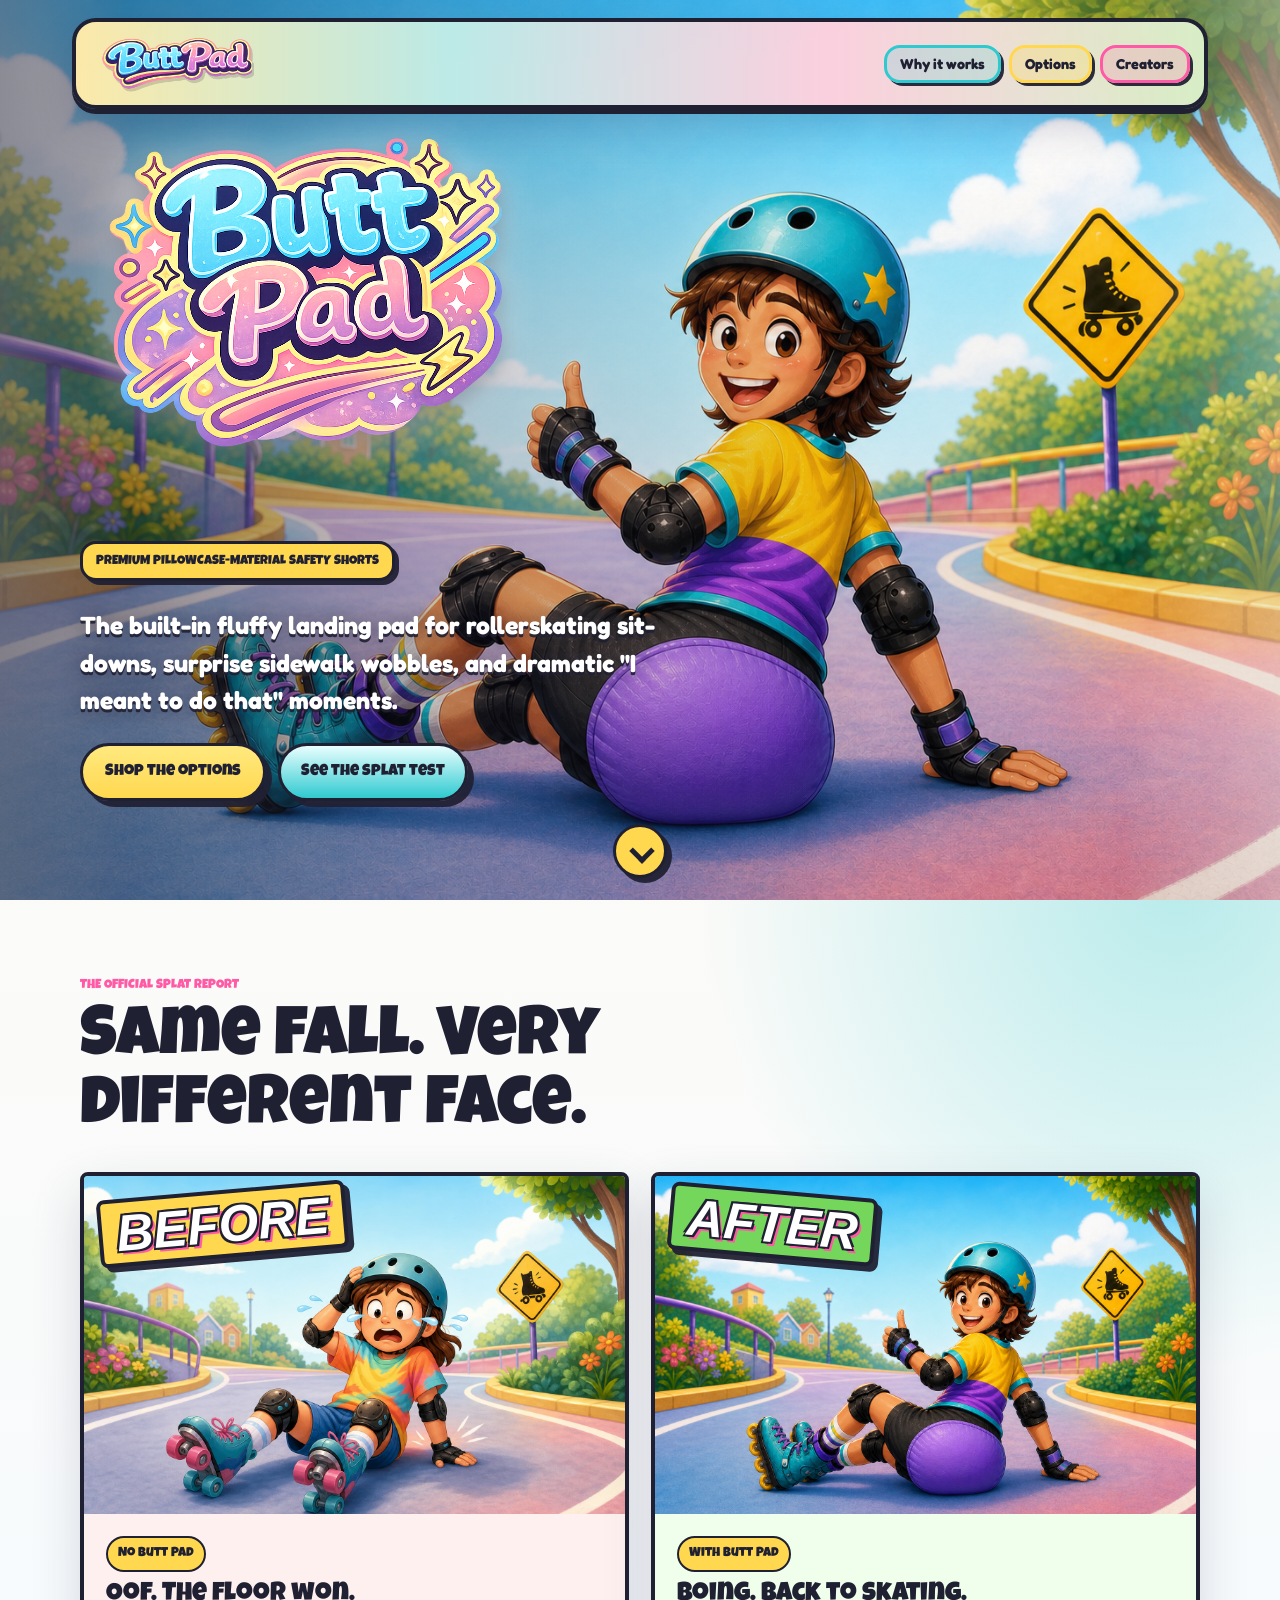
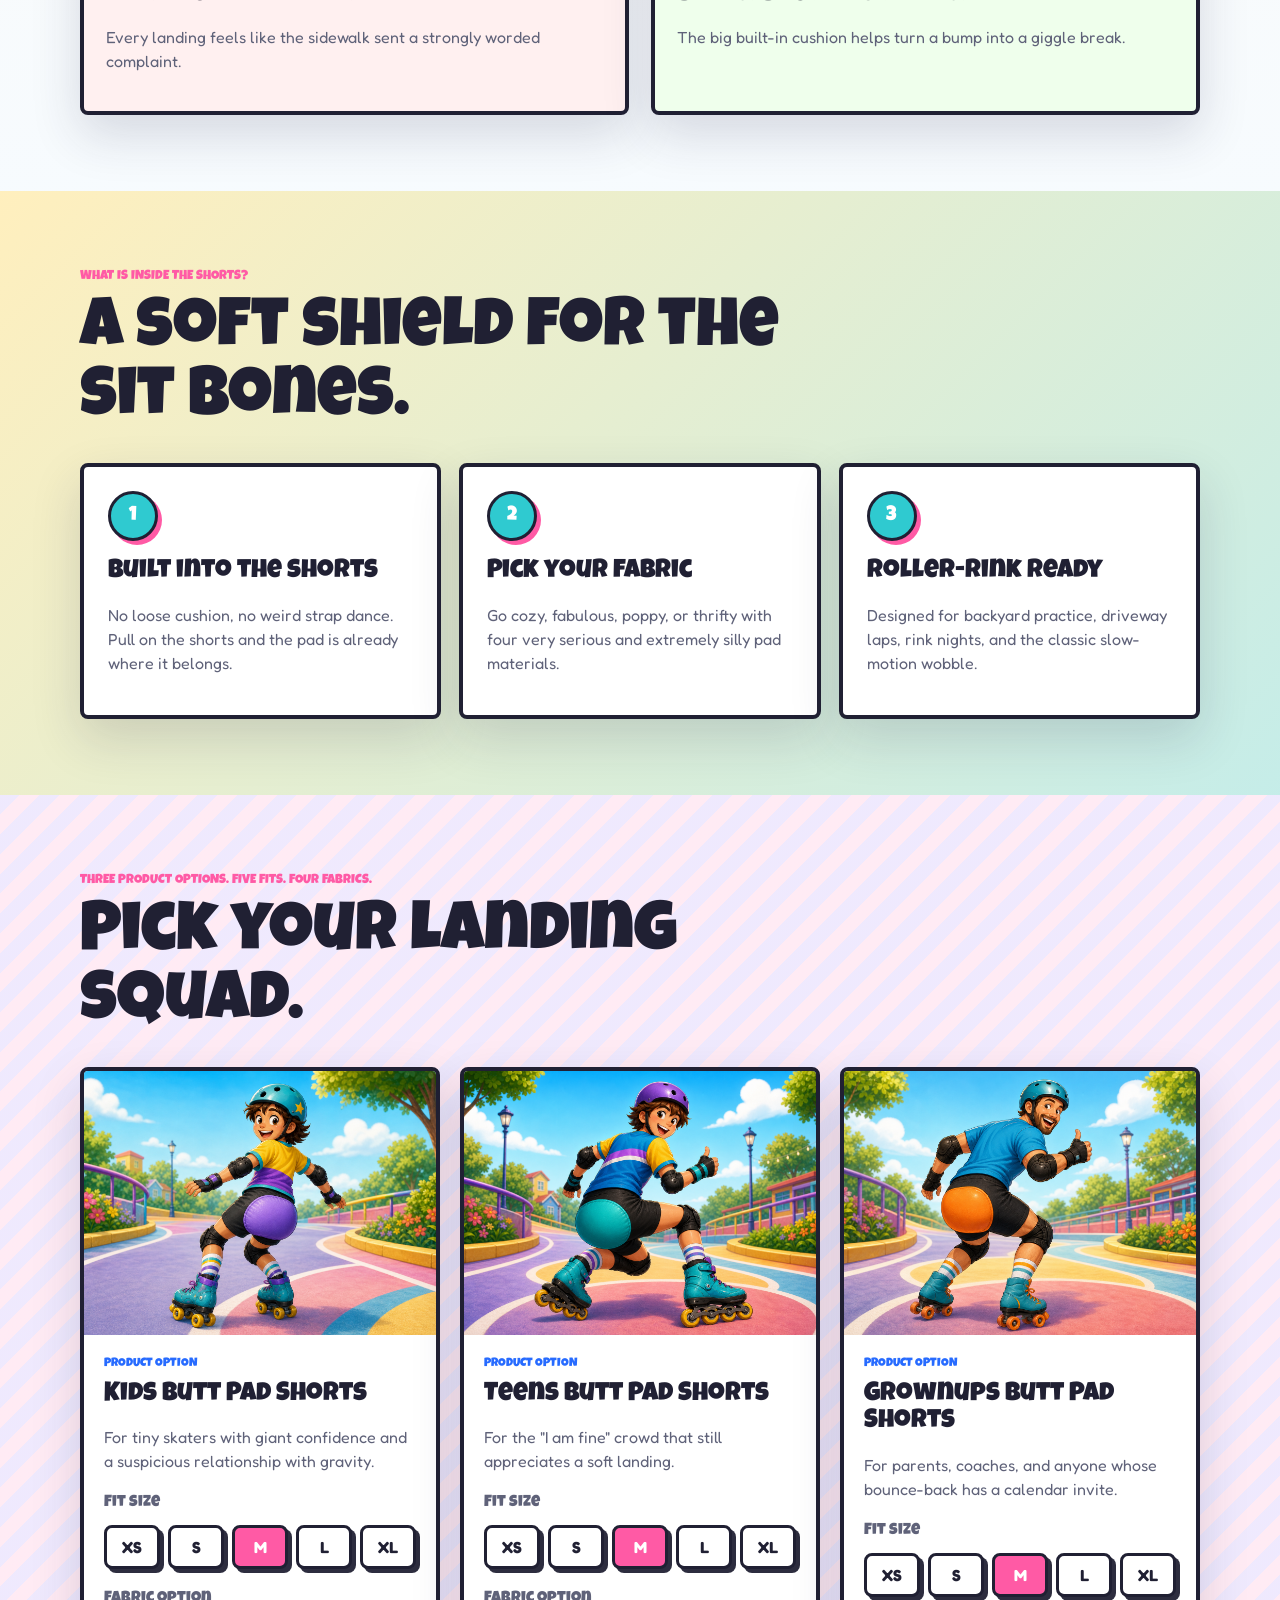
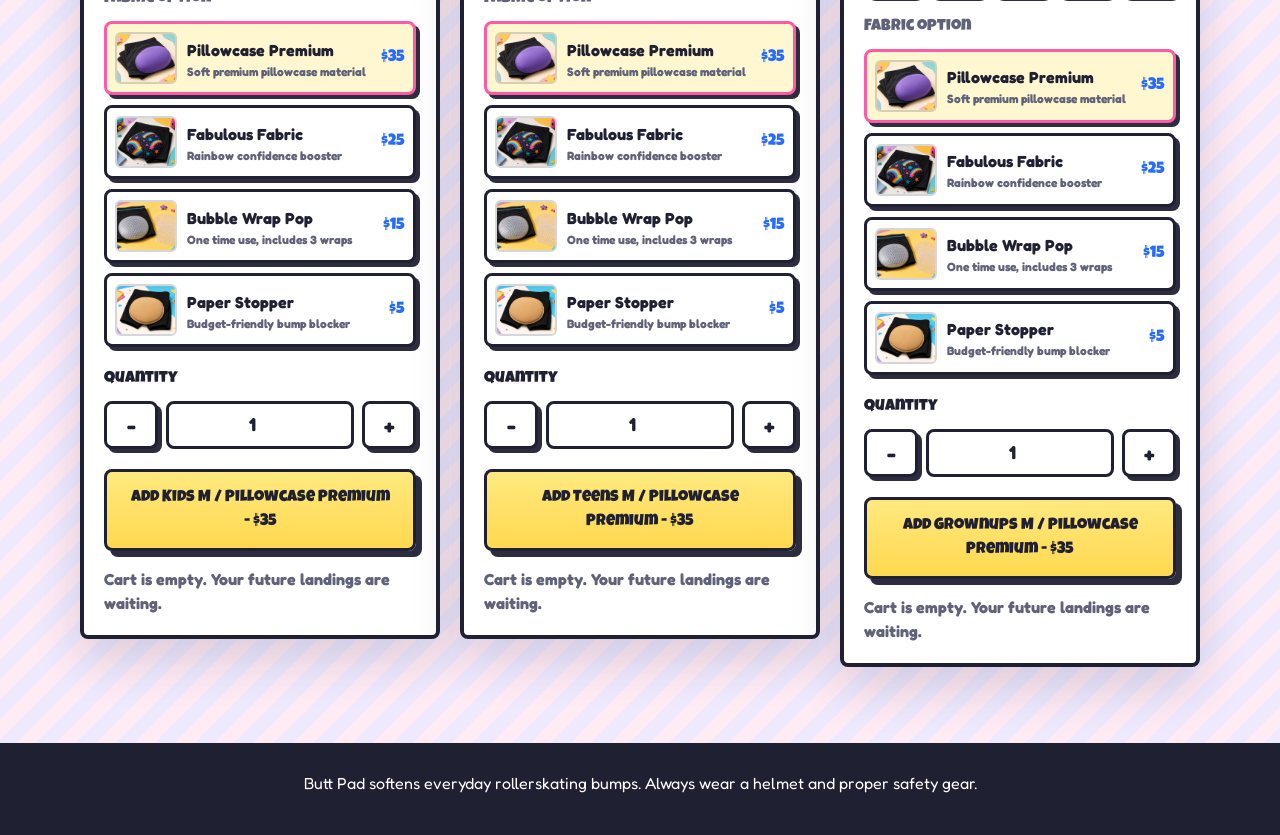
<file: index.html>
<!doctype html>
<html lang="en">
  <head>
    <meta charset="utf-8" />
    <meta name="viewport" content="width=device-width, initial-scale=1" />
    <title>Butt Pad | Pillow-Soft Protective Shorts</title>
    <meta
      name="description"
      content="Butt Pad is a funny padded short for rollerskating spills with Kids, Teens, and Grownups options, XS through XL fits, and four fabric choices."
    />
    <link rel="preconnect" href="https://fonts.googleapis.com" />
    <link rel="preconnect" href="https://fonts.gstatic.com" crossorigin />
    <link
      href="https://fonts.googleapis.com/css2?family=Fredoka:wght@500;600;700&family=Luckiest+Guy&display=swap"
      rel="stylesheet"
    />
    <link rel="stylesheet" href="styles.css?v=supplied-logo-3" />
  </head>
  <body>
    <header class="site-header" aria-label="Main navigation">
      <a class="brand" href="#top" aria-label="Butt Pad home">
        <img class="brand-logo" src="assets/butt-pad-nav-logo.png?v=supplied-logo-3" alt="Butt Pad" />
      </a>
      <nav class="nav-links" aria-label="Site sections">
        <a href="#why">Why it works</a>
        <a href="#buy">Options</a>
        <a href="about.html">Creators</a>
      </nav>
    </header>

    <main id="top">
      <section class="hero" aria-labelledby="hero-title">
        <div class="hero-art" role="img" aria-label="A smiling rollerskater wearing fluffy Butt Pad protective shorts after a fall."></div>
        <div class="hero-shade"></div>
        <div class="hero-brand-lockup">
          <h1 id="hero-title">
            <img class="hero-logo" src="assets/butt-pad-hero-logo.png?v=supplied-logo-3" alt="Butt Pad" />
          </h1>
        </div>
        <div class="hero-copy">
          <p class="eyebrow">Premium pillowcase-material safety shorts</p>
          <p class="hero-line">
            The built-in fluffy landing pad for rollerskating sit-downs, surprise sidewalk wobbles,
            and dramatic "I meant to do that" moments.
          </p>
          <div class="hero-actions">
            <a class="button primary" href="#buy">Shop the options</a>
            <a class="button secondary" href="#proof">See the splat test</a>
          </div>
        </div>
        <a class="scroll-cue" href="#proof" aria-label="Scroll down to the splat test">
          <span aria-hidden="true"></span>
        </a>
      </section>

      <section id="proof" class="comparison-section" aria-labelledby="proof-title">
        <div class="section-heading">
          <p class="eyebrow">The official splat report</p>
          <h2 id="proof-title">Same fall. Very different face.</h2>
        </div>
        <div class="comparison-grid">
          <article class="fall-card warning">
            <span class="splat-label" aria-hidden="true">Before</span>
            <img
              src="assets/skater-ouch.png"
              alt="A crying rollerskater sitting after a fall without Butt Pad shorts."
            />
            <div class="fall-copy">
              <p class="tag">No Butt Pad</p>
              <h3>Oof. The floor won.</h3>
              <p>Every landing feels like the sidewalk sent a strongly worded complaint.</p>
            </div>
          </article>
          <article class="fall-card success">
            <span class="splat-label" aria-hidden="true">After</span>
            <img
              src="assets/skater-smile.png?v=helmet-2-holes"
              alt="A smiling rollerskater giving a thumbs up while wearing fluffy Butt Pad protective shorts."
            />
            <div class="fall-copy">
              <p class="tag">With Butt Pad</p>
              <h3>Boing. Back to skating.</h3>
              <p>The big built-in cushion helps turn a bump into a giggle break.</p>
            </div>
          </article>
        </div>
      </section>

      <section id="why" class="feature-section" aria-labelledby="why-title">
        <div class="section-heading">
          <p class="eyebrow">What is inside the shorts?</p>
          <h2 id="why-title">A soft shield for the sit bones.</h2>
        </div>
        <div class="feature-grid">
          <article class="feature-card">
            <span class="feature-icon" aria-hidden="true">1</span>
            <h3>Built into the shorts</h3>
            <p>No loose cushion, no weird strap dance. Pull on the shorts and the pad is already where it belongs.</p>
          </article>
          <article class="feature-card">
            <span class="feature-icon" aria-hidden="true">2</span>
            <h3>Pick your fabric</h3>
            <p>Go cozy, fabulous, poppy, or thrifty with four very serious and extremely silly pad materials.</p>
          </article>
          <article class="feature-card">
            <span class="feature-icon" aria-hidden="true">3</span>
            <h3>Roller-rink ready</h3>
            <p>Designed for backyard practice, driveway laps, rink nights, and the classic slow-motion wobble.</p>
          </article>
        </div>
      </section>

      <section id="buy" class="product-section" aria-labelledby="products-title">
        <div class="section-heading">
          <p class="eyebrow">Three product options. Five fits. Four fabrics.</p>
          <h2 id="products-title">Pick your landing squad.</h2>
        </div>

        <div class="product-grid">
          <article class="product-card" data-product="Kids">
            <img
              class="product-photo"
              src="assets/product-kids.png"
              alt="Kids Butt Pad Shorts shown on a child rollerskater."
            />
            <div class="product-body">
              <p class="product-kicker">Product option</p>
              <h3>Kids Butt Pad Shorts</h3>
              <p>For tiny skaters with giant confidence and a suspicious relationship with gravity.</p>

              <div class="product-control">
                <p class="control-label">Fit size</p>
                <div class="fit-options" role="group" aria-label="Kids fit size">
                  <button class="choice-button fit-option" type="button" data-size="XS" aria-pressed="false">XS</button>
                  <button class="choice-button fit-option" type="button" data-size="S" aria-pressed="false">S</button>
                  <button class="choice-button fit-option selected" type="button" data-size="M" aria-pressed="true">M</button>
                  <button class="choice-button fit-option" type="button" data-size="L" aria-pressed="false">L</button>
                  <button class="choice-button fit-option" type="button" data-size="XL" aria-pressed="false">XL</button>
                </div>
              </div>

              <div class="product-control">
                <p class="control-label">Fabric option</p>
                <div class="fabric-options" role="group" aria-label="Kids fabric option">
                  <button class="fabric-option selected" type="button" data-fabric="Pillowcase Premium" data-price="35" aria-pressed="true">
                    <img src="assets/fabric-pillowcase-premium.png" alt="" />
                    <span><strong>Pillowcase Premium</strong><small>Soft premium pillowcase material</small></span>
                    <em>$35</em>
                  </button>
                  <button class="fabric-option" type="button" data-fabric="Fabulous Fabric" data-price="25" aria-pressed="false">
                    <img src="assets/fabric-fabulous-fabric.png" alt="" />
                    <span><strong>Fabulous Fabric</strong><small>Rainbow confidence booster</small></span>
                    <em>$25</em>
                  </button>
                  <button class="fabric-option" type="button" data-fabric="Bubble Wrap Pop" data-price="15" aria-pressed="false">
                    <img src="assets/fabric-bubble-wrap-pop.png" alt="" />
                    <span><strong>Bubble Wrap Pop</strong><small>One time use, includes 3 wraps</small></span>
                    <em>$15</em>
                  </button>
                  <button class="fabric-option" type="button" data-fabric="Paper Stopper" data-price="5" aria-pressed="false">
                    <img src="assets/fabric-paper-stopper.png" alt="" />
                    <span><strong>Paper Stopper</strong><small>Budget-friendly bump blocker</small></span>
                    <em>$5</em>
                  </button>
                </div>
              </div>

              <label class="quantity-label" for="kids-quantity">Quantity</label>
              <div class="quantity-row">
                <button class="stepper" type="button" data-step="-1" aria-label="Decrease Kids quantity">-</button>
                <input id="kids-quantity" class="quantity-input" name="kids-quantity" type="number" min="1" max="9" value="1" />
                <button class="stepper" type="button" data-step="1" aria-label="Increase Kids quantity">+</button>
              </div>

              <button class="button primary full add-product" type="button">Add Kids M / Pillowcase Premium - $35</button>
              <p class="cart-note" aria-live="polite">Cart is empty. Your future landings are waiting.</p>
            </div>
          </article>

          <article class="product-card" data-product="Teens">
            <img
              class="product-photo"
              src="assets/product-teens.png"
              alt="Teens Butt Pad Shorts shown on a teen rollerskater with four wheels on each inline skate."
            />
            <div class="product-body">
              <p class="product-kicker">Product option</p>
              <h3>Teens Butt Pad Shorts</h3>
              <p>For the "I am fine" crowd that still appreciates a soft landing.</p>

              <div class="product-control">
                <p class="control-label">Fit size</p>
                <div class="fit-options" role="group" aria-label="Teens fit size">
                  <button class="choice-button fit-option" type="button" data-size="XS" aria-pressed="false">XS</button>
                  <button class="choice-button fit-option" type="button" data-size="S" aria-pressed="false">S</button>
                  <button class="choice-button fit-option selected" type="button" data-size="M" aria-pressed="true">M</button>
                  <button class="choice-button fit-option" type="button" data-size="L" aria-pressed="false">L</button>
                  <button class="choice-button fit-option" type="button" data-size="XL" aria-pressed="false">XL</button>
                </div>
              </div>

              <div class="product-control">
                <p class="control-label">Fabric option</p>
                <div class="fabric-options" role="group" aria-label="Teens fabric option">
                  <button class="fabric-option selected" type="button" data-fabric="Pillowcase Premium" data-price="35" aria-pressed="true">
                    <img src="assets/fabric-pillowcase-premium.png" alt="" />
                    <span><strong>Pillowcase Premium</strong><small>Soft premium pillowcase material</small></span>
                    <em>$35</em>
                  </button>
                  <button class="fabric-option" type="button" data-fabric="Fabulous Fabric" data-price="25" aria-pressed="false">
                    <img src="assets/fabric-fabulous-fabric.png" alt="" />
                    <span><strong>Fabulous Fabric</strong><small>Rainbow confidence booster</small></span>
                    <em>$25</em>
                  </button>
                  <button class="fabric-option" type="button" data-fabric="Bubble Wrap Pop" data-price="15" aria-pressed="false">
                    <img src="assets/fabric-bubble-wrap-pop.png" alt="" />
                    <span><strong>Bubble Wrap Pop</strong><small>One time use, includes 3 wraps</small></span>
                    <em>$15</em>
                  </button>
                  <button class="fabric-option" type="button" data-fabric="Paper Stopper" data-price="5" aria-pressed="false">
                    <img src="assets/fabric-paper-stopper.png" alt="" />
                    <span><strong>Paper Stopper</strong><small>Budget-friendly bump blocker</small></span>
                    <em>$5</em>
                  </button>
                </div>
              </div>

              <label class="quantity-label" for="teens-quantity">Quantity</label>
              <div class="quantity-row">
                <button class="stepper" type="button" data-step="-1" aria-label="Decrease Teens quantity">-</button>
                <input id="teens-quantity" class="quantity-input" name="teens-quantity" type="number" min="1" max="9" value="1" />
                <button class="stepper" type="button" data-step="1" aria-label="Increase Teens quantity">+</button>
              </div>

              <button class="button primary full add-product" type="button">Add Teens M / Pillowcase Premium - $35</button>
              <p class="cart-note" aria-live="polite">Cart is empty. Your future landings are waiting.</p>
            </div>
          </article>

          <article class="product-card" data-product="Grownups">
            <img
              class="product-photo"
              src="assets/product-grownups.png"
              alt="Grownups Butt Pad Shorts shown on an adult rollerskater."
            />
            <div class="product-body">
              <p class="product-kicker">Product option</p>
              <h3>Grownups Butt Pad Shorts</h3>
              <p>For parents, coaches, and anyone whose bounce-back has a calendar invite.</p>

              <div class="product-control">
                <p class="control-label">Fit size</p>
                <div class="fit-options" role="group" aria-label="Grownups fit size">
                  <button class="choice-button fit-option" type="button" data-size="XS" aria-pressed="false">XS</button>
                  <button class="choice-button fit-option" type="button" data-size="S" aria-pressed="false">S</button>
                  <button class="choice-button fit-option selected" type="button" data-size="M" aria-pressed="true">M</button>
                  <button class="choice-button fit-option" type="button" data-size="L" aria-pressed="false">L</button>
                  <button class="choice-button fit-option" type="button" data-size="XL" aria-pressed="false">XL</button>
                </div>
              </div>

              <div class="product-control">
                <p class="control-label">Fabric option</p>
                <div class="fabric-options" role="group" aria-label="Grownups fabric option">
                  <button class="fabric-option selected" type="button" data-fabric="Pillowcase Premium" data-price="35" aria-pressed="true">
                    <img src="assets/fabric-pillowcase-premium.png" alt="" />
                    <span><strong>Pillowcase Premium</strong><small>Soft premium pillowcase material</small></span>
                    <em>$35</em>
                  </button>
                  <button class="fabric-option" type="button" data-fabric="Fabulous Fabric" data-price="25" aria-pressed="false">
                    <img src="assets/fabric-fabulous-fabric.png" alt="" />
                    <span><strong>Fabulous Fabric</strong><small>Rainbow confidence booster</small></span>
                    <em>$25</em>
                  </button>
                  <button class="fabric-option" type="button" data-fabric="Bubble Wrap Pop" data-price="15" aria-pressed="false">
                    <img src="assets/fabric-bubble-wrap-pop.png" alt="" />
                    <span><strong>Bubble Wrap Pop</strong><small>One time use, includes 3 wraps</small></span>
                    <em>$15</em>
                  </button>
                  <button class="fabric-option" type="button" data-fabric="Paper Stopper" data-price="5" aria-pressed="false">
                    <img src="assets/fabric-paper-stopper.png" alt="" />
                    <span><strong>Paper Stopper</strong><small>Budget-friendly bump blocker</small></span>
                    <em>$5</em>
                  </button>
                </div>
              </div>

              <label class="quantity-label" for="grownups-quantity">Quantity</label>
              <div class="quantity-row">
                <button class="stepper" type="button" data-step="-1" aria-label="Decrease Grownups quantity">-</button>
                <input id="grownups-quantity" class="quantity-input" name="grownups-quantity" type="number" min="1" max="9" value="1" />
                <button class="stepper" type="button" data-step="1" aria-label="Increase Grownups quantity">+</button>
              </div>

              <button class="button primary full add-product" type="button">Add Grownups M / Pillowcase Premium - $35</button>
              <p class="cart-note" aria-live="polite">Cart is empty. Your future landings are waiting.</p>
            </div>
          </article>
        </div>
      </section>
    </main>

    <footer class="site-footer">
      <p>Butt Pad softens everyday rollerskating bumps. Always wear a helmet and proper safety gear.</p>
    </footer>

    <script src="script.js"></script>
  </body>
</html>
</file>
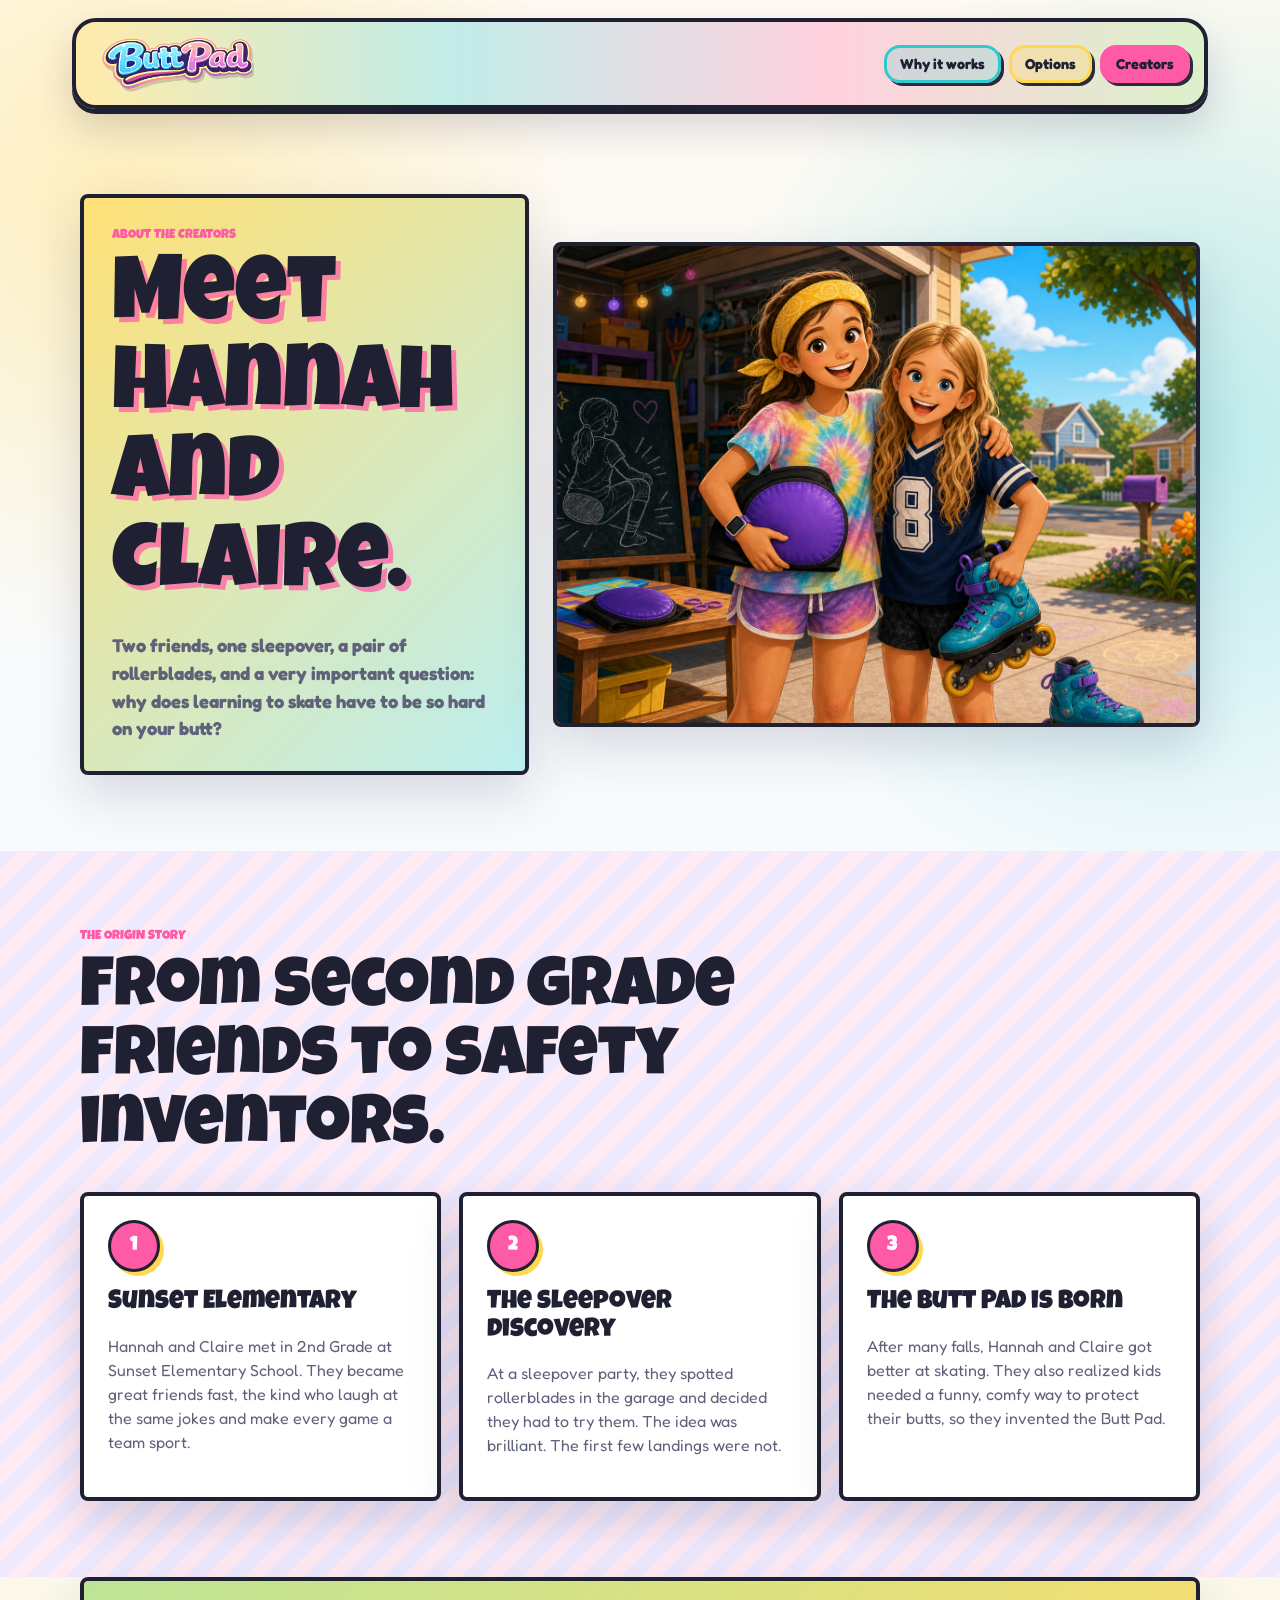
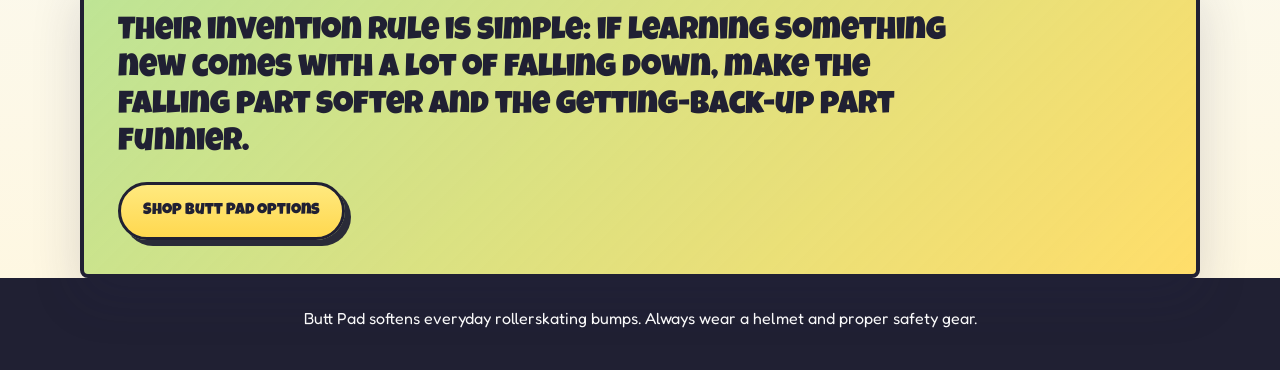
<file: about.html>
<!doctype html>
<html lang="en">
  <head>
    <meta charset="utf-8" />
    <meta name="viewport" content="width=device-width, initial-scale=1" />
    <title>About the Creators | Butt Pad</title>
    <meta
      name="description"
      content="Meet Hannah and Claire, the Sunset Elementary friends who invented Butt Pad after a sleepover, rollerblades, and many backyard falls."
    />
    <link rel="preconnect" href="https://fonts.googleapis.com" />
    <link rel="preconnect" href="https://fonts.gstatic.com" crossorigin />
    <link
      href="https://fonts.googleapis.com/css2?family=Fredoka:wght@500;600;700&family=Luckiest+Guy&display=swap"
      rel="stylesheet"
    />
    <link rel="stylesheet" href="styles.css?v=supplied-logo-3" />
  </head>
  <body>
    <header class="site-header" aria-label="Main navigation">
      <a class="brand" href="index.html#top" aria-label="Butt Pad home">
        <img class="brand-logo" src="assets/butt-pad-nav-logo.png?v=supplied-logo-3" alt="Butt Pad" />
      </a>
      <nav class="nav-links" aria-label="Site sections">
        <a href="index.html#why">Why it works</a>
        <a href="index.html#buy">Options</a>
        <a href="about.html" aria-current="page">Creators</a>
      </nav>
    </header>

    <main class="about-main">
      <section class="about-hero-section" aria-labelledby="about-title">
        <div class="about-copy">
          <p class="eyebrow">About the Creators</p>
          <h1 id="about-title">Meet Hannah and Claire.</h1>
          <p>
            Two friends, one sleepover, a pair of rollerblades, and a very important question:
            why does learning to skate have to be so hard on your butt?
          </p>
        </div>
        <img
          class="creator-hero-image"
          src="assets/creators-hannah-claire.png"
          alt="Cartoon of Claire and Hannah together in a sunny garage with rollerblades and a Butt Pad prototype."
        />
      </section>

      <section class="creator-story" aria-labelledby="story-title">
        <div class="section-heading">
          <p class="eyebrow">The origin story</p>
          <h2 id="story-title">From second grade friends to safety inventors.</h2>
        </div>

        <div class="story-grid">
          <article class="story-card">
            <p class="story-number">1</p>
            <h3>Sunset Elementary</h3>
            <p>
              Hannah and Claire met in 2nd Grade at Sunset Elementary School. They became
              great friends fast, the kind who laugh at the same jokes and make every game a team sport.
            </p>
          </article>
          <article class="story-card">
            <p class="story-number">2</p>
            <h3>The sleepover discovery</h3>
            <p>
              At a sleepover party, they spotted rollerblades in the garage and decided they had
              to try them. The idea was brilliant. The first few landings were not.
            </p>
          </article>
          <article class="story-card">
            <p class="story-number">3</p>
            <h3>The Butt Pad is born</h3>
            <p>
              After many falls, Hannah and Claire got better at skating. They also realized kids
              needed a funny, comfy way to protect their butts, so they invented the Butt Pad.
            </p>
          </article>
        </div>
      </section>

      <section class="creator-callout" aria-label="Creator quote">
        <p>
          Their invention rule is simple: if learning something new comes with a lot of falling
          down, make the falling part softer and the getting-back-up part funnier.
        </p>
        <a class="button primary" href="index.html#buy">Shop Butt Pad options</a>
      </section>
    </main>

    <footer class="site-footer">
      <p>Butt Pad softens everyday rollerskating bumps. Always wear a helmet and proper safety gear.</p>
    </footer>
  </body>
</html>
</file>
<file: styles.css>
:root {
  color-scheme: light;
  --ink: #202033;
  --muted: #5f6279;
  --paper: #fffaf2;
  --cream: #fff1ca;
  --aqua: #2fcad0;
  --blue: #276bff;
  --pink: #ff5aa5;
  --purple: #7b4cf4;
  --yellow: #ffd84f;
  --green: #75d65c;
  --shadow: 0 20px 50px rgba(40, 35, 75, 0.16);
  --font-body: "Fredoka", "Arial Rounded MT Bold", system-ui, sans-serif;
  --font-display: "Luckiest Guy", "Fredoka", "Arial Rounded MT Bold", system-ui, sans-serif;
}

* {
  box-sizing: border-box;
}

html {
  scroll-behavior: smooth;
}

body {
  margin: 0;
  background:
    radial-gradient(circle at 10% 10%, rgba(255, 216, 79, 0.34), transparent 28rem),
    radial-gradient(circle at 92% 22%, rgba(47, 202, 208, 0.32), transparent 30rem),
    linear-gradient(180deg, #fffaf2 0%, #f6fbff 48%, #fff7df 100%);
  color: var(--ink);
  font-family: var(--font-body);
  line-height: 1.5;
}

img {
  display: block;
  max-width: 100%;
}

a {
  color: inherit;
}

.site-header {
  position: fixed;
  z-index: 20;
  top: 18px;
  left: 50%;
  width: min(1136px, calc(100% - 32px));
  transform: translateX(-50%);
  display: flex;
  align-items: center;
  justify-content: space-between;
  gap: 18px;
  padding: 10px 14px;
  border: 4px solid var(--ink);
  border-radius: 24px;
  background:
    linear-gradient(90deg, rgba(255, 216, 79, 0.44), rgba(47, 202, 208, 0.3), rgba(255, 90, 165, 0.26), rgba(117, 214, 92, 0.26)),
    rgba(255, 250, 242, 0.97);
  box-shadow:
    0 5px 0 var(--ink),
    0 18px 38px rgba(40, 35, 75, 0.18);
  backdrop-filter: blur(14px);
}

.brand,
.nav-links {
  display: flex;
  align-items: center;
}

.brand {
  min-width: max-content;
  padding: 3px 8px 2px;
  border-radius: 16px;
  text-decoration: none;
}

.brand-logo {
  width: auto;
  height: clamp(44px, 5.2vw, 58px);
  border-radius: 12px;
  filter: drop-shadow(2px 3px 0 rgba(32, 32, 51, 0.18));
}

.nav-links {
  gap: 8px;
}

.nav-links a {
  --nav-bg: #fff;
  --nav-border: var(--yellow);
  display: inline-flex;
  min-height: 38px;
  align-items: center;
  justify-content: center;
  padding: 8px 13px 7px;
  border: 3px solid var(--nav-border);
  border-radius: 16px;
  background: var(--nav-bg);
  box-shadow: 3px 3px 0 rgba(32, 32, 51, 0.94);
  color: var(--ink);
  font-size: 0.9rem;
  font-weight: 700;
  line-height: 1;
  text-decoration: none;
  transition: transform 160ms ease, box-shadow 160ms ease, background-color 160ms ease;
}

.nav-links a:nth-child(1) {
  --nav-bg: rgba(47, 202, 208, 0.18);
  --nav-border: var(--aqua);
}

.nav-links a:nth-child(2) {
  --nav-bg: rgba(255, 216, 79, 0.26);
  --nav-border: var(--yellow);
}

.nav-links a:nth-child(3) {
  --nav-bg: rgba(255, 90, 165, 0.18);
  --nav-border: var(--pink);
}

.nav-links a:hover,
.nav-links a:focus-visible {
  background: #fff;
  transform: translate(-1px, -1px);
  box-shadow: 4px 4px 0 rgba(32, 32, 51, 0.94);
}

.nav-links a[aria-current="page"] {
  background: var(--nav-border);
  color: var(--ink);
}

.hero {
  position: relative;
  width: 100%;
  min-height: 100svh;
  margin: 0;
  padding: 0;
  display: grid;
  align-items: end;
  background: #93ddf1;
  overflow: hidden;
}

.hero-art,
.hero-shade,
.hero-art::after {
  position: absolute;
  inset: 0;
}

.hero-art {
  background:
    image-set(
      url("assets/skater-smile.png?v=helmet-2-holes") 1x
    )
    58% top / cover no-repeat;
}

.hero-art::after {
  content: "";
  background:
    linear-gradient(90deg, rgba(255, 250, 242, 0.42) 0%, rgba(255, 250, 242, 0.04) 10%, rgba(255, 250, 242, 0) 88%, rgba(255, 250, 242, 0.38) 100%);
  pointer-events: none;
}

.hero-shade {
  background:
    linear-gradient(90deg, rgba(18, 20, 44, 0.48) 0%, rgba(18, 20, 44, 0.18) 34%, rgba(18, 20, 44, 0) 68%),
    linear-gradient(180deg, rgba(255, 250, 242, 0.18) 0%, rgba(255, 250, 242, 0) 20%, rgba(18, 20, 44, 0.1) 100%);
}

.hero-brand-lockup {
  position: absolute;
  z-index: 2;
  top: clamp(104px, 13vh, 128px);
  left: max(28px, calc((100vw - 1120px) / 2 + 10px));
  width: min(430px, 34vw);
  pointer-events: none;
}

.hero-brand-lockup h1 {
  max-width: none;
}

.hero-copy {
  position: relative;
  z-index: 1;
  width: min(1120px, calc(100% - 32px));
  margin: 0 auto;
  padding: 132px 0 clamp(86px, 11vh, 128px);
  color: #fff;
}

.eyebrow {
  margin: 0 0 10px;
  color: var(--pink);
  font-size: 0.82rem;
  font-family: var(--font-display);
  font-weight: 400;
  letter-spacing: 0;
  text-transform: uppercase;
}

.hero .eyebrow {
  display: inline-block;
  padding: 8px 13px 7px;
  border: 3px solid var(--ink);
  border-radius: 16px;
  background: var(--yellow);
  box-shadow: 4px 4px 0 rgba(32, 32, 51, 0.94);
  color: var(--ink);
  text-shadow: none;
}

h1,
h2,
h3,
p,
button {
  overflow-wrap: anywhere;
}

h1 {
  max-width: min(680px, 92vw);
  margin: 0;
  line-height: 0;
}

.hero-logo {
  width: 100%;
  border-radius: 26px;
  filter:
    drop-shadow(0 8px 12px rgba(32, 32, 51, 0.34))
    drop-shadow(0 0 18px rgba(255, 255, 255, 0.52));
}

h2 {
  margin: 0;
  font-family: var(--font-display);
  font-size: clamp(2.2rem, 5.4vw, 4.8rem);
  font-weight: 400;
  line-height: 1;
  letter-spacing: 0;
}

h3 {
  margin: 0;
  font-family: var(--font-display);
  font-size: clamp(1.2rem, 2vw, 1.65rem);
  font-weight: 400;
  line-height: 1.08;
  letter-spacing: 0;
}

.hero-line {
  max-width: 630px;
  margin: 16px 0 0;
  font-size: clamp(1.1rem, 2.3vw, 1.55rem);
  font-weight: 700;
  text-shadow:
    0 3px 0 rgba(32, 32, 51, 0.9),
    0 0 18px rgba(18, 20, 44, 0.5);
}

.hero-actions {
  display: flex;
  flex-wrap: wrap;
  gap: 12px;
  margin-top: 24px;
}

.button {
  display: inline-flex;
  min-height: 50px;
  align-items: center;
  justify-content: center;
  border: 3px solid var(--ink);
  border-radius: 999px;
  box-shadow: 6px 6px 0 rgba(32, 32, 51, 0.94);
  font-family: var(--font-display);
  font-weight: 400;
  letter-spacing: 0;
  text-decoration: none;
  transition: transform 160ms ease, box-shadow 160ms ease;
  cursor: pointer;
}

.button:hover,
.button:focus-visible,
.choice-button:hover,
.choice-button:focus-visible,
.fabric-option:hover,
.fabric-option:focus-visible,
.stepper:hover,
.stepper:focus-visible {
  transform: translate(-2px, -2px);
  box-shadow: 8px 8px 0 rgba(32, 32, 51, 0.94);
}

.button.primary {
  background:
    linear-gradient(180deg, #ffe97f 0%, var(--yellow) 100%);
  color: var(--ink);
  padding: 14px 22px;
}

.button.secondary {
  background:
    linear-gradient(180deg, #e9feff 0%, var(--aqua) 100%);
  color: var(--ink);
  padding: 14px 20px;
}

.scroll-cue {
  position: absolute;
  z-index: 2;
  left: 50%;
  bottom: 22px;
  width: 54px;
  height: 54px;
  transform: translateX(-50%);
  border: 3px solid var(--ink);
  border-radius: 50%;
  background: var(--yellow);
  box-shadow: 5px 5px 0 rgba(32, 32, 51, 0.94);
  animation: bounceCue 1.1s ease-in-out infinite;
}

.scroll-cue span {
  position: absolute;
  top: 15px;
  left: 17px;
  width: 18px;
  height: 18px;
  border-right: 5px solid var(--ink);
  border-bottom: 5px solid var(--ink);
  transform: rotate(45deg);
}

section {
  position: relative;
  width: min(1120px, calc(100% - 32px));
  margin: 0 auto;
  padding: 76px 0;
}

.section-heading {
  max-width: 760px;
  margin-bottom: 28px;
}

.comparison-grid {
  display: grid;
  grid-template-columns: repeat(2, minmax(0, 1fr));
  gap: 22px;
}

.fall-card,
.feature-card,
.product-card {
  border: 4px solid var(--ink);
  border-radius: 8px;
  background: #fff;
  box-shadow: var(--shadow);
}

.fall-card,
.product-card {
  position: relative;
  overflow: hidden;
}

.splat-label {
  position: absolute;
  z-index: 2;
  top: 14px;
  left: 14px;
  display: inline-flex;
  align-items: center;
  justify-content: center;
  padding: 8px 14px 6px;
  border: 4px solid var(--ink);
  border-radius: 8px;
  background: var(--yellow);
  box-shadow: 5px 5px 0 rgba(32, 32, 51, 0.94);
  color: #fff;
  font-family: Impact, "Arial Black", sans-serif;
  font-size: clamp(1.7rem, 4vw, 3.2rem);
  font-style: italic;
  font-weight: 900;
  letter-spacing: 0;
  line-height: 0.9;
  text-transform: uppercase;
  text-shadow:
    -2px -2px 0 var(--ink),
    2px -2px 0 var(--ink),
    -2px 2px 0 var(--ink),
    2px 2px 0 var(--ink),
    4px 4px 0 var(--pink);
  transform: rotate(-5deg);
  animation: comicPop 1.4s ease-in-out infinite;
  pointer-events: none;
}

.fall-card.success .splat-label {
  background: var(--green);
  color: #fff;
  transform: rotate(5deg);
  animation-delay: 180ms;
}

.fall-card img {
  width: 100%;
  aspect-ratio: 16 / 10;
  object-fit: cover;
}

.fall-copy {
  padding: 22px;
}

.fall-card.warning {
  background: #fff0f0;
}

.fall-card.success {
  background: #efffec;
}

.tag {
  display: inline-flex;
  margin: 0 0 10px;
  padding: 6px 10px;
  border: 2px solid var(--ink);
  border-radius: 999px;
  background: var(--yellow);
  font-size: 0.82rem;
  font-family: var(--font-display);
  font-weight: 400;
}

.fall-copy p:last-child,
.feature-card p,
.product-body p,
.fabric-option small {
  color: var(--muted);
}

.feature-section,
.product-section {
  width: 100%;
  padding-right: max(16px, calc((100vw - 1120px) / 2));
  padding-left: max(16px, calc((100vw - 1120px) / 2));
}

.feature-section {
  background:
    linear-gradient(135deg, rgba(255, 216, 79, 0.32), rgba(47, 202, 208, 0.28)),
    #fffaf2;
}

.feature-grid {
  display: grid;
  grid-template-columns: repeat(3, minmax(0, 1fr));
  gap: 18px;
}

.feature-card {
  padding: 24px;
}

.feature-icon {
  display: grid;
  width: 50px;
  height: 50px;
  place-items: center;
  margin-bottom: 18px;
  border: 3px solid var(--ink);
  border-radius: 50%;
  background: var(--aqua);
  color: #fff;
  box-shadow: 4px 4px 0 var(--pink);
  font-size: 1.25rem;
  font-family: var(--font-display);
  font-weight: 400;
}

.product-section {
  background:
    repeating-linear-gradient(135deg, rgba(123, 76, 244, 0.12) 0 14px, rgba(255, 90, 165, 0.12) 14px 28px),
    #fff;
}

.product-grid {
  display: grid;
  grid-template-columns: repeat(3, minmax(0, 1fr));
  gap: 20px;
  align-items: start;
}

.product-photo {
  width: 100%;
  aspect-ratio: 4 / 3;
  object-fit: cover;
}

.product-body {
  padding: 20px;
}

.product-kicker {
  margin: 0 0 8px;
  color: var(--blue) !important;
  font-size: 0.78rem;
  font-family: var(--font-display);
  font-weight: 400;
  text-transform: uppercase;
}

.product-control {
  margin-top: 18px;
}

.control-label,
.quantity-label {
  display: block;
  margin: 0 0 10px;
  color: var(--ink);
  font-family: var(--font-display);
  font-weight: 400;
}

.fit-options {
  display: grid;
  grid-template-columns: repeat(5, minmax(0, 1fr));
  gap: 8px;
}

.choice-button,
.fabric-option,
.stepper {
  border: 3px solid var(--ink);
  border-radius: 8px;
  background: #fff;
  box-shadow: 4px 4px 0 rgba(32, 32, 51, 0.94);
  color: var(--ink);
  font: inherit;
  font-weight: 700;
  cursor: pointer;
  transition: transform 160ms ease, box-shadow 160ms ease;
}

.choice-button {
  min-height: 44px;
  padding: 6px;
}

.choice-button.selected {
  background: var(--pink);
  color: #fff;
}

.fabric-options {
  display: grid;
  gap: 10px;
}

.fabric-option {
  width: 100%;
  display: grid;
  grid-template-columns: 62px minmax(0, 1fr) auto;
  gap: 10px;
  align-items: center;
  min-height: 72px;
  padding: 8px;
  text-align: left;
}

.fabric-option img {
  width: 62px;
  height: 52px;
  border: 2px solid rgba(32, 32, 51, 0.18);
  border-radius: 6px;
  object-fit: cover;
}

.fabric-option span,
.fabric-option strong,
.fabric-option small {
  display: block;
}

.fabric-option small {
  margin-top: 2px;
  font-size: 0.75rem;
  font-weight: 800;
  line-height: 1.25;
}

.fabric-option em {
  color: var(--blue);
  font-style: normal;
  font-family: var(--font-display);
  font-weight: 400;
}

.fabric-option.selected {
  background: #fff7cf;
  border-color: var(--pink);
}

.quantity-label {
  margin-top: 20px;
}

.quantity-row {
  display: grid;
  grid-template-columns: 54px minmax(0, 1fr) 54px;
  gap: 8px;
}

.stepper {
  min-height: 48px;
  font-size: 1.35rem;
}

input[type="number"] {
  width: 100%;
  min-height: 48px;
  border: 3px solid var(--ink);
  border-radius: 8px;
  color: var(--ink);
  font: inherit;
  font-size: 1.15rem;
  font-weight: 700;
  text-align: center;
}

.button.full {
  width: 100%;
  margin-top: 20px;
  border-radius: 8px;
  font: inherit;
  font-family: var(--font-display);
  font-weight: 400;
  text-align: center;
}

.cart-note {
  min-height: 48px;
  margin: 16px 0 0;
  color: var(--muted);
  font-weight: 700;
}

.site-footer {
  padding: 28px 16px 40px;
  background: var(--ink);
  color: #fff;
  text-align: center;
}

.site-footer p {
  max-width: 760px;
  margin: 0 auto;
}

.about-main {
  padding-top: 118px;
}

.about-hero-section {
  display: grid;
  grid-template-columns: minmax(0, 0.82fr) minmax(420px, 1.18fr);
  gap: 24px;
  align-items: center;
  width: min(1120px, calc(100% - 32px));
}

.about-copy {
  padding: 28px;
  border: 4px solid var(--ink);
  border-radius: 8px;
  background:
    linear-gradient(135deg, rgba(255, 216, 79, 0.78), rgba(47, 202, 208, 0.32)),
    #fff;
  box-shadow: var(--shadow);
}

.about-copy h1 {
  max-width: 10ch;
  margin: 0;
  font-family: var(--font-display);
  font-size: clamp(3rem, 7vw, 5.8rem);
  font-weight: 400;
  line-height: 1;
  letter-spacing: 0;
  text-shadow: 5px 5px 0 rgba(255, 90, 165, 0.72);
}

.about-copy p:last-child {
  margin-bottom: 0;
  color: var(--muted);
  font-size: 1.15rem;
  font-weight: 700;
}

.creator-hero-image {
  width: 100%;
  aspect-ratio: 4 / 3;
  border: 4px solid var(--ink);
  border-radius: 8px;
  box-shadow: var(--shadow);
  object-fit: cover;
}

.creator-story {
  width: 100%;
  padding-right: max(16px, calc((100vw - 1120px) / 2));
  padding-left: max(16px, calc((100vw - 1120px) / 2));
  background:
    repeating-linear-gradient(135deg, rgba(123, 76, 244, 0.12) 0 14px, rgba(255, 90, 165, 0.12) 14px 28px),
    #fff;
}

.story-grid {
  display: grid;
  grid-template-columns: repeat(3, minmax(0, 1fr));
  gap: 18px;
}

.story-card {
  min-height: 260px;
  padding: 24px;
  border: 4px solid var(--ink);
  border-radius: 8px;
  background: #fff;
  box-shadow: var(--shadow);
}

.story-card p:last-child {
  color: var(--muted);
}

.story-number {
  display: grid;
  width: 52px;
  height: 52px;
  place-items: center;
  margin: 0 0 18px;
  border: 3px solid var(--ink);
  border-radius: 50%;
  background: var(--pink);
  color: #fff;
  box-shadow: 4px 4px 0 var(--yellow);
  font-size: 1.25rem;
  font-family: var(--font-display);
  font-weight: 400;
}

.creator-callout {
  display: grid;
  gap: 20px;
  justify-items: start;
  padding: 34px;
  border: 4px solid var(--ink);
  border-radius: 8px;
  background:
    linear-gradient(135deg, rgba(117, 214, 92, 0.48), rgba(255, 216, 79, 0.78)),
    var(--cream);
  box-shadow: var(--shadow);
}

.creator-callout p {
  max-width: 860px;
  margin: 0;
  font-size: clamp(1.35rem, 3vw, 2rem);
  font-family: var(--font-display);
  font-weight: 400;
  line-height: 1.15;
}

@keyframes bounceCue {
  0%,
  100% {
    transform: translate(-50%, 0);
  }

  50% {
    transform: translate(-50%, 10px);
  }
}

@keyframes comicPop {
  0%,
  100% {
    translate: 0 0;
    scale: 1;
  }

  50% {
    translate: 0 -5px;
    scale: 1.04;
  }
}

@media (prefers-reduced-motion: reduce) {
  .scroll-cue,
  .splat-label {
    animation: none;
  }
}

@media (max-width: 1100px) {
  .product-grid {
    grid-template-columns: 1fr;
  }

  .product-card {
    display: grid;
    grid-template-columns: minmax(280px, 0.9fr) minmax(0, 1.1fr);
  }

  .product-photo {
    height: 100%;
    aspect-ratio: auto;
  }
}

@media (max-width: 820px) {
  #top {
    scroll-margin-top: 116px;
  }

  .site-header {
    position: sticky;
    top: 0;
    left: 0;
    width: 100%;
    transform: none;
    gap: 12px;
    padding: 10px 14px;
    border-width: 0 0 4px;
    border-radius: 0 0 22px 22px;
  }

  .nav-links {
    gap: 6px;
  }

  .nav-links a {
    min-height: 36px;
    padding: 7px 10px 6px;
    border-width: 2px;
    border-radius: 13px;
    box-shadow: 2px 2px 0 rgba(32, 32, 51, 0.94);
    font-size: 0.82rem;
  }

  .brand-logo {
    height: 44px;
  }

  .hero {
    min-height: calc(100svh - 76px);
  }

  .hero-art {
    background-position: 66% top;
  }

  .hero-shade {
    background:
      linear-gradient(90deg, rgba(18, 20, 44, 0.3) 0%, rgba(18, 20, 44, 0.12) 42%, rgba(18, 20, 44, 0.02) 86%),
      linear-gradient(180deg, rgba(255, 250, 242, 0.06) 0%, rgba(255, 250, 242, 0) 22%, rgba(18, 20, 44, 0.24) 100%);
  }

  .hero-copy {
    padding-top: clamp(50px, 10vh, 92px);
    padding-bottom: clamp(82px, 10vh, 110px);
  }

  .hero-brand-lockup {
    top: 12px;
    left: 20px;
    width: min(280px, 36vw);
  }

  .hero-line {
    max-width: 560px;
  }

  .comparison-grid,
  .feature-grid,
  .product-card,
  .about-hero-section,
  .story-grid {
    grid-template-columns: 1fr;
  }

  .product-photo {
    aspect-ratio: 4 / 3;
  }

  .about-main {
    padding-top: 132px;
  }
}

@media (max-width: 520px) {
  .site-header {
    align-items: stretch;
    flex-direction: column;
    gap: 8px;
    top: 0;
    width: 100%;
    padding: 8px 10px 10px;
    border-radius: 0 0 18px 18px;
  }

  .brand {
    justify-content: center;
    padding: 0;
  }

  .nav-links {
    width: 100%;
    justify-content: space-between;
    gap: 5px;
  }

  .nav-links a {
    flex: 1;
    min-width: 0;
    padding-right: 4px;
    padding-left: 4px;
    border-radius: 11px;
    font-size: 0.74rem;
    text-align: center;
  }

  .brand-logo {
    height: 36px;
  }

  section {
    width: min(100% - 24px, 1120px);
    padding: 58px 0;
  }

  .hero {
    min-height: calc(100svh - 118px);
  }

  .hero-art {
    background-position: 63% top;
  }

  .hero-art::after {
    background:
      linear-gradient(90deg, rgba(255, 250, 242, 0.24) 0%, rgba(255, 250, 242, 0) 14%, rgba(255, 250, 242, 0) 88%, rgba(255, 250, 242, 0.2) 100%);
  }

  .hero-shade {
    background:
      linear-gradient(180deg, rgba(255, 250, 242, 0.04) 0%, rgba(18, 20, 44, 0.04) 44%, rgba(18, 20, 44, 0.34) 100%);
  }

  .hero-copy {
    width: min(100% - 24px, 1120px);
    padding-top: 8px;
    padding-bottom: 54px;
    text-align: center;
  }

  .hero-brand-lockup {
    top: 0;
    left: 50%;
    width: min(52vw, 200px);
    transform: translateX(-50%);
  }

  .hero .eyebrow {
    display: none;
  }

  h1 {
    max-width: 100%;
  }

  .hero-line {
    max-width: 34rem;
    margin-right: auto;
    margin-left: auto;
    font-size: 1.06rem;
  }

  .hero-actions {
    justify-content: center;
    gap: 10px;
  }

  .hero-actions .button {
    width: 100%;
  }

  .fall-copy,
  .feature-card,
  .product-body,
  .about-copy,
  .story-card,
  .creator-callout {
    padding: 18px;
  }

  .about-copy h1 {
    font-size: clamp(2.8rem, 15vw, 4.2rem);
  }

  .fit-options {
    grid-template-columns: repeat(5, minmax(42px, 1fr));
  }

  .fabric-option {
    grid-template-columns: 54px minmax(0, 1fr) auto;
    gap: 8px;
  }

  .fabric-option img {
    width: 54px;
    height: 48px;
  }
}
</file>
